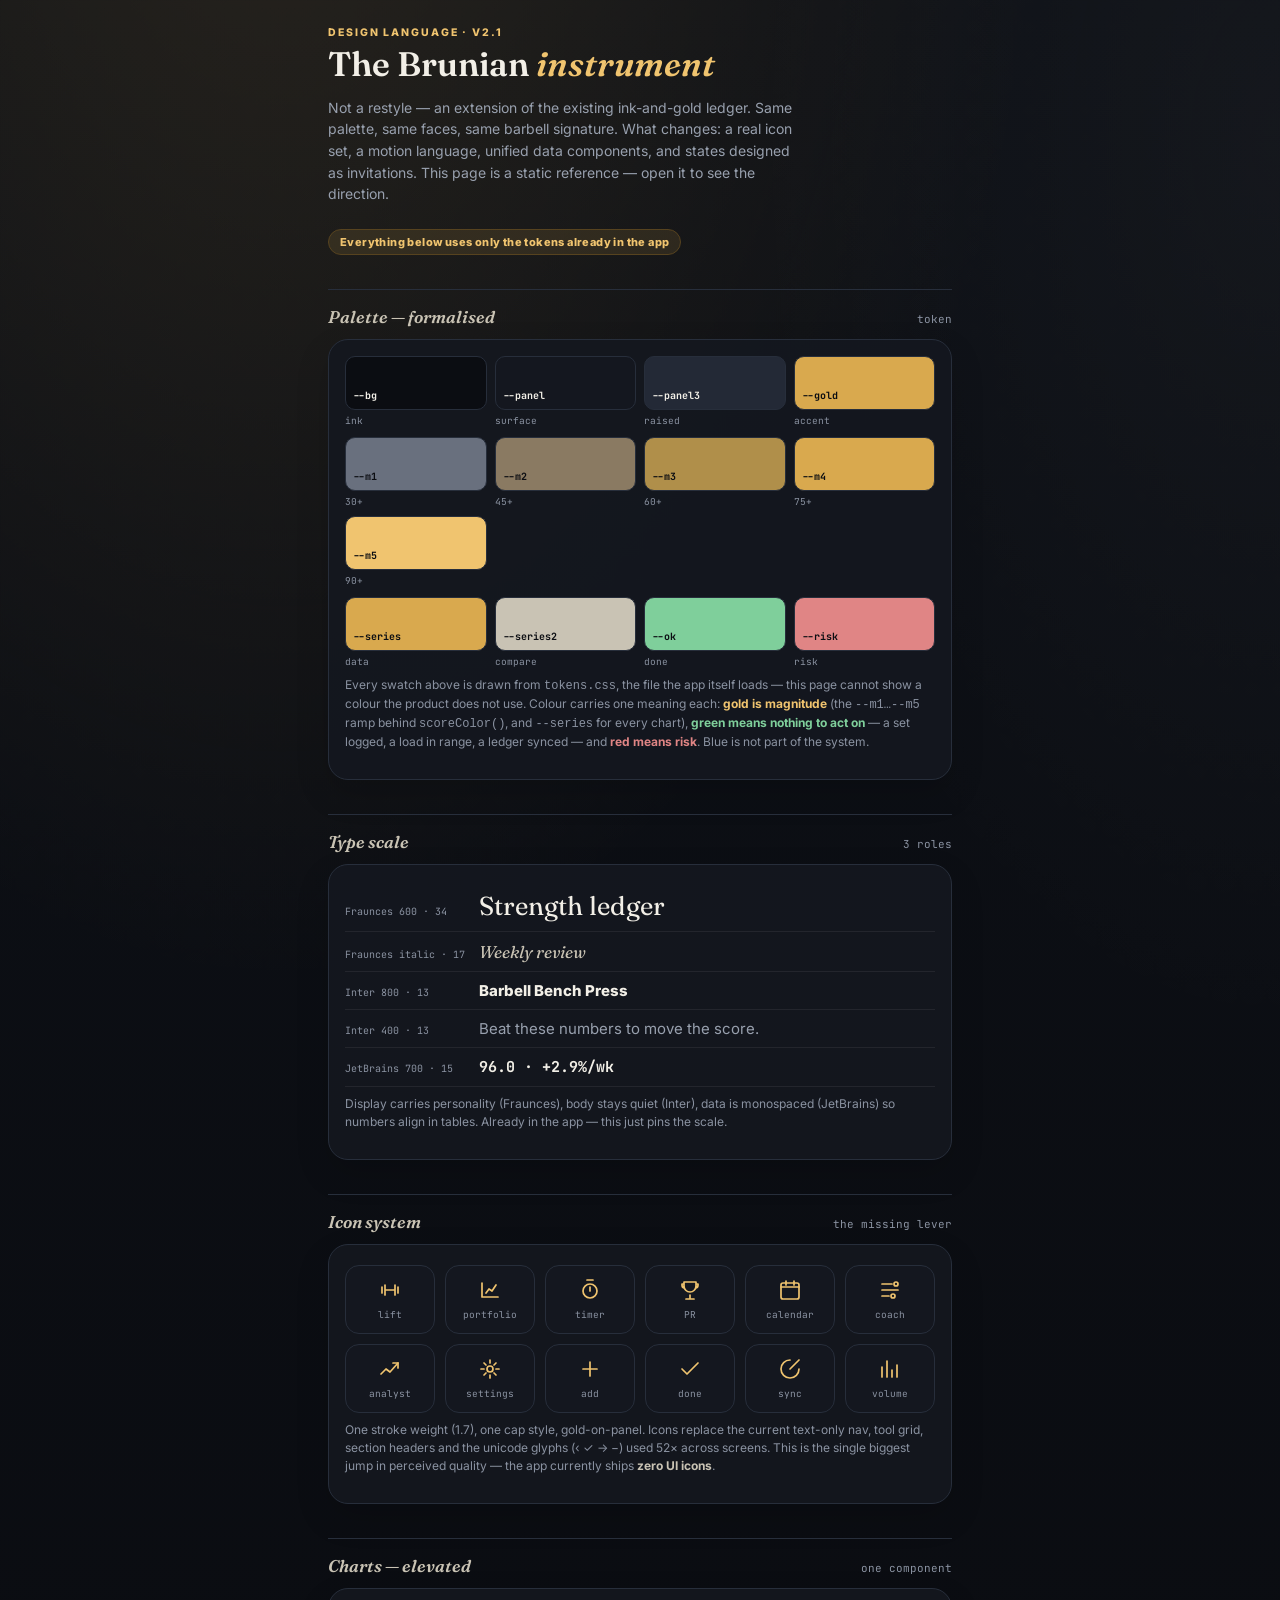
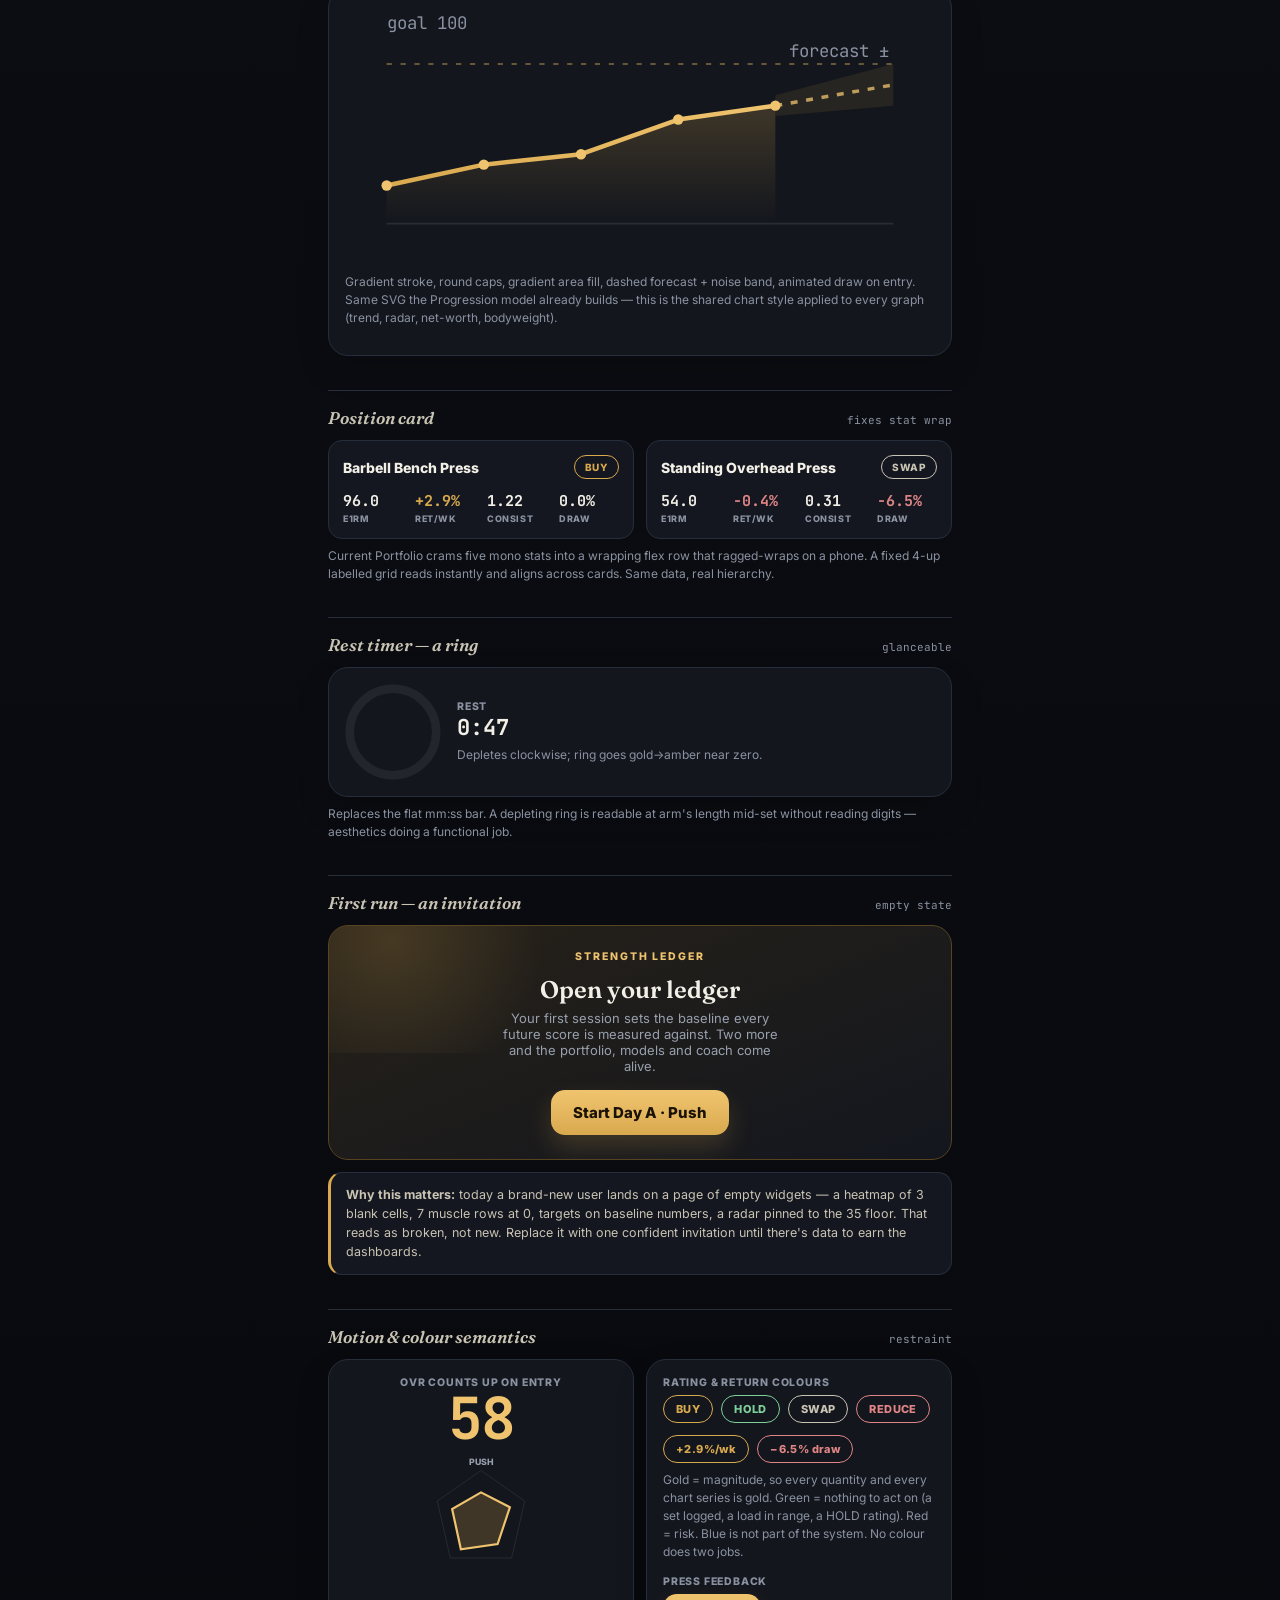
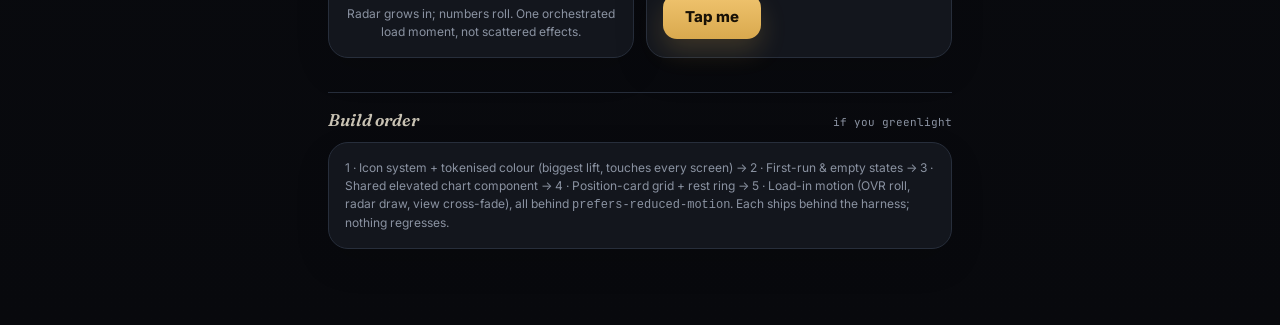
<file: design-language.html>
<!doctype html>
<html lang="en">
<head>
<meta charset="utf-8"/>
<meta name="viewport" content="width=device-width, initial-scale=1, viewport-fit=cover"/>
<title>Brunian Lifts — Design Language v2.1</title>
<link rel="preconnect" href="https://fonts.googleapis.com">
<link rel="preconnect" href="https://fonts.gstatic.com" crossorigin>
<link href="https://fonts.googleapis.com/css2?family=Fraunces:ital,opsz,wght@0,9..144,500;0,9..144,600;1,9..144,600&family=Inter:wght@400;600;800&family=JetBrains+Mono:wght@500;700&display=swap" rel="stylesheet">
<link rel="stylesheet" href="tokens.css">
<style>
/* Tokens come from tokens.css — the same file the app loads. This page can no
   longer describe a palette the app does not actually use. */
*{box-sizing:border-box}
html,body{margin:0;background:var(--bg);color:var(--ink);font-family:var(--body);font-size:15px;-webkit-font-smoothing:antialiased}
body{background:radial-gradient(ellipse 60% 34% at 22% -6%,rgba(var(--gold-rgb),.13),transparent),radial-gradient(ellipse 42% 26% at 100% 4%,rgba(var(--ink-rgb),.035),transparent),linear-gradient(180deg,var(--bg-top),var(--bg-bot))}
@media (prefers-reduced-motion:reduce){*{animation:none!important;transition:none!important}}
.wrap{max-width:660px;margin:0 auto;padding:26px 18px 80px}
.eyebrow{font-size:10.5px;letter-spacing:1.9px;text-transform:uppercase;color:var(--gold2);font-weight:800}
h1{font-family:var(--disp);font-weight:600;font-size:34px;line-height:1.05;margin:8px 0 4px}
h1 em{font-style:italic;color:var(--gold2)}
.lede{color:var(--muted);font-size:14px;line-height:1.55;max-width:52ch}
.tag{display:inline-block;margin-top:10px;border:1px solid var(--goldDim);color:var(--gold2);background:var(--goldGhost);border-radius:999px;padding:5px 11px;font-size:11px;font-weight:800;letter-spacing:.4px}
.sec{margin:34px 0 12px;display:flex;justify-content:space-between;align-items:baseline;gap:10px;border-top:1px solid var(--line);padding-top:16px}
.sec h2{margin:0;font-family:var(--disp);font-weight:600;font-style:italic;color:var(--ink2);font-size:17px}
.sec .n{font-family:var(--mono);color:var(--faint);font-size:11px}
.card{border:1px solid var(--line);border-radius:var(--r-lg);background:rgba(var(--panel-rgb),.92);padding:16px;box-shadow:0 14px 34px rgba(0,0,0,.14)}
.grid{display:grid;gap:12px}
.g2{grid-template-columns:1fr 1fr}
.note{color:var(--faint);font-size:12px;line-height:1.5;margin-top:8px}
.b4a{color:var(--faint);font-size:10.5px;text-transform:uppercase;letter-spacing:.8px;font-weight:800}

/* palette */
.sw{height:54px;border-radius:10px;border:1px solid var(--line);display:flex;align-items:flex-end;padding:7px;font-family:var(--mono);font-size:10px;color:var(--bg);font-weight:700}
.sw.d{color:var(--ink)}
.swrow{display:grid;grid-template-columns:repeat(4,1fr);gap:8px}
.swlab{font-size:9.5px;color:var(--faint);margin-top:4px;font-family:var(--mono)}

/* type scale */
.ts{display:flex;align-items:baseline;gap:14px;padding:9px 0;border-bottom:1px solid var(--soft)}
.ts:last-child{border-bottom:0}
.ts .m{font-family:var(--mono);color:var(--faint);font-size:10px;width:120px;flex:0 0 auto}

/* icon system — the biggest missing lever */
.icons{display:grid;grid-template-columns:repeat(6,1fr);gap:10px;margin-top:4px}
.ic{display:grid;place-items:center;gap:6px;padding:12px 6px;border:1px solid var(--line);border-radius:var(--r-md);background:var(--panel)}
.ic svg{width:24px;height:24px;stroke:var(--gold2);stroke-width:1.7;fill:none;stroke-linecap:round;stroke-linejoin:round}
.ic span{font-size:9.5px;color:var(--faint);font-family:var(--mono)}

/* elevated chart */
.chart{width:100%;height:auto;display:block}
.chart .area{fill:url(#ag)}
.chart .line{fill:none;stroke:url(#lg);stroke-width:2.6;stroke-linecap:round;stroke-linejoin:round;stroke-dasharray:1000;stroke-dashoffset:1000;animation:draw 1.4s var(--e) forwards}
.chart .fcast{fill:none;stroke:var(--gold2);stroke-width:2;stroke-dasharray:4 5;opacity:.75}
.chart .fband{fill:rgba(var(--gold-rgb),.10)}
.chart .goal{stroke:var(--gold2);stroke-dasharray:3 5;opacity:.5}
.chart .grid{stroke:var(--gridline)}
.chart .dot{fill:var(--gold2)}
.chart text{fill:var(--faint);font-family:var(--mono);font-size:10px}
@keyframes draw{to{stroke-dashoffset:0}}

/* unified position card (fixes the 5-stat wrap) */
.pos{border:1px solid var(--line);border-radius:var(--r-md);background:var(--panel);padding:14px}
.pos-h{display:flex;justify-content:space-between;align-items:center;gap:10px}
.pos-name{font-weight:800;font-size:14px}
.rating{border:1px solid currentColor;border-radius:999px;padding:5px 10px;font-size:10px;font-weight:800;letter-spacing:.5px}
.stats{display:grid;grid-template-columns:repeat(4,1fr);gap:2px 12px;margin-top:12px}
.stat .v{font-family:var(--mono);font-weight:700;font-size:15px}
.stat .k{font-size:9px;letter-spacing:.6px;text-transform:uppercase;color:var(--faint);font-weight:800;margin-top:2px}

/* rest ring */
.ringwrap{display:flex;align-items:center;gap:16px}
.ring{transform:rotate(-90deg)}
.ring .track{stroke:var(--soft);fill:none;stroke-width:9}
.ring .prog{stroke:var(--gold2);fill:none;stroke-width:9;stroke-linecap:round;stroke-dasharray:283;stroke-dashoffset:70;animation:ring 60s linear forwards}
@keyframes ring{to{stroke-dashoffset:283}}
.ring-t{font-family:var(--mono);font-weight:700;font-size:22px}

/* first-run hero — empty as invitation */
.firstrun{border:1px solid var(--goldDim);border-radius:var(--r-lg);background:linear-gradient(158deg,rgba(var(--gold-rgb),.14),rgba(var(--panel-rgb),.96));padding:24px 20px;text-align:center;position:relative;overflow:hidden}
.firstrun:before{content:"";position:absolute;inset:-40% 60% auto -20%;height:220px;background:radial-gradient(circle,rgba(var(--gold-rgb),.18),transparent 70%)}
.firstrun h3{font-family:var(--disp);font-weight:600;font-size:24px;margin:12px 0 6px;position:relative}
.firstrun p{color:var(--muted);font-size:13px;margin:0 auto;max-width:36ch;position:relative}
.cta{display:inline-block;margin-top:16px;border-radius:var(--r-md);padding:13px 22px;background:linear-gradient(180deg,var(--gold2),var(--gold));color:var(--gold-ink);font-weight:800;box-shadow:0 12px 26px rgba(var(--gold-rgb),.2);position:relative}

/* OVR count-up + radar draw */
.ovr{font-family:var(--mono);font-size:58px;font-weight:700;letter-spacing:-2px;line-height:1;color:var(--gold2)}
.radar polygon.cur{fill:rgba(var(--gold-rgb),.22);stroke:var(--gold2);stroke-width:2.5;transform-origin:center;transform:scale(.01);animation:grow 1s var(--e) .2s forwards}
@keyframes grow{to{transform:scale(1)}}
.radar text{fill:var(--muted);font-family:var(--body);font-weight:800;font-size:10px}

.chips{display:flex;flex-wrap:wrap;gap:8px;margin-top:6px}
.chip{border:1px solid currentColor;border-radius:999px;padding:6px 12px;font-size:11px;font-weight:800;letter-spacing:.4px}
.mono{font-family:var(--mono)} .up{color:var(--series)} .r{color:var(--risk)}
.press{transition:transform .12s var(--e)} .press:active{transform:scale(.96)}
.banner{border:1px solid var(--line);border-left:3px solid var(--gold);border-radius:var(--r-md);background:var(--panel);padding:13px 15px;font-size:12.5px;line-height:1.5;color:var(--ink2)}
</style>
</head>
<body>
<div class="wrap">

  <div class="eyebrow">Design language · v2.1</div>
  <h1>The Brunian <em>instrument</em></h1>
  <p class="lede">Not a restyle — an extension of the existing ink-and-gold ledger. Same palette, same faces, same barbell signature. What changes: a real icon set, a motion language, unified data components, and states designed as invitations. This page is a static reference — open it to see the direction.</p>
  <div class="tag">Everything below uses only the tokens already in the app</div>

  <div class="sec"><h2>Palette — formalised</h2><span class="n">token</span></div>
  <div class="card">
    <div class="swrow">
      <div><div class="sw d" style="background:var(--bg)">--bg</div><div class="swlab">ink</div></div>
      <div><div class="sw d" style="background:var(--panel)">--panel</div><div class="swlab">surface</div></div>
      <div><div class="sw d" style="background:var(--panel3)">--panel3</div><div class="swlab">raised</div></div>
      <div><div class="sw" style="background:var(--gold)">--gold</div><div class="swlab">accent</div></div>
    </div>
    <div class="swrow" style="margin-top:10px">
      <div><div class="sw" style="background:var(--m1)">--m1</div><div class="swlab">30+</div></div>
      <div><div class="sw" style="background:var(--m2)">--m2</div><div class="swlab">45+</div></div>
      <div><div class="sw" style="background:var(--m3)">--m3</div><div class="swlab">60+</div></div>
      <div><div class="sw" style="background:var(--m4)">--m4</div><div class="swlab">75+</div></div>
      <div><div class="sw" style="background:var(--m5)">--m5</div><div class="swlab">90+</div></div>
    </div>
    <div class="swrow" style="margin-top:10px">
      <div><div class="sw" style="background:var(--series)">--series</div><div class="swlab">data</div></div>
      <div><div class="sw" style="background:var(--series2)">--series2</div><div class="swlab">compare</div></div>
      <div><div class="sw" style="background:var(--ok)">--ok</div><div class="swlab">done</div></div>
      <div><div class="sw" style="background:var(--risk)">--risk</div><div class="swlab">risk</div></div>
    </div>
    <p class="note">Every swatch above is drawn from <code>tokens.css</code>, the file the app itself loads — this page cannot show a colour the product does not use. Colour carries one meaning each: <b style="color:var(--gold2)">gold is magnitude</b> (the <code>--m1…--m5</code> ramp behind <code>scoreColor()</code>, and <code>--series</code> for every chart), <b style="color:var(--ok)">green means nothing to act on</b> — a set logged, a load in range, a ledger synced — and <b style="color:var(--risk)">red means risk</b>. Blue is not part of the system.</p>
  </div>

  <div class="sec"><h2>Type scale</h2><span class="n">3 roles</span></div>
  <div class="card">
    <div class="ts"><span class="m">Fraunces 600 · 34</span><span style="font-family:var(--disp);font-size:26px">Strength ledger</span></div>
    <div class="ts"><span class="m">Fraunces italic · 17</span><span style="font-family:var(--disp);font-style:italic;font-size:17px;color:var(--ink2)">Weekly review</span></div>
    <div class="ts"><span class="m">Inter 800 · 13</span><span style="font-weight:800">Barbell Bench Press</span></div>
    <div class="ts"><span class="m">Inter 400 · 13</span><span style="color:var(--muted)">Beat these numbers to move the score.</span></div>
    <div class="ts"><span class="m">JetBrains 700 · 15</span><span class="mono" style="font-weight:700">96.0 · +2.9%/wk</span></div>
    <p class="note">Display carries personality (Fraunces), body stays quiet (Inter), data is monospaced (JetBrains) so numbers align in tables. Already in the app — this just pins the scale.</p>
  </div>

  <div class="sec"><h2>Icon system</h2><span class="n">the missing lever</span></div>
  <div class="card">
    <div class="icons">
      <div class="ic"><svg viewBox="0 0 24 24"><path d="M4 9v6M20 9v6M7 7v10M17 7v10M7 12h10"/></svg><span>lift</span></div>
      <div class="ic"><svg viewBox="0 0 24 24"><path d="M4 19V5M4 19h16M8 15l3-4 3 2 4-6"/></svg><span>portfolio</span></div>
      <div class="ic"><svg viewBox="0 0 24 24"><circle cx="12" cy="13" r="7"/><path d="M12 13V9M12 2h0M9 2h6"/></svg><span>timer</span></div>
      <div class="ic"><svg viewBox="0 0 24 24"><path d="M8 21h8M12 17v4M6 4h12v4a6 6 0 0 1-12 0zM6 6H4v1a3 3 0 0 0 2 3M18 6h2v1a3 3 0 0 1-2 3"/></svg><span>PR</span></div>
      <div class="ic"><svg viewBox="0 0 24 24"><rect x="3" y="5" width="18" height="16" rx="2"/><path d="M3 9h18M8 3v4M16 3v4"/></svg><span>calendar</span></div>
      <div class="ic"><svg viewBox="0 0 24 24"><path d="M4 6h10M4 12h16M4 18h7"/><circle cx="18" cy="6" r="2"/><circle cx="15" cy="18" r="2"/></svg><span>coach</span></div>
      <div class="ic"><svg viewBox="0 0 24 24"><path d="M3 17l5-5 4 3 8-9"/><path d="M15 6h5v5"/></svg><span>analyst</span></div>
      <div class="ic"><svg viewBox="0 0 24 24"><circle cx="12" cy="12" r="3"/><path d="M12 3v3M12 18v3M3 12h3M18 12h3M6 6l2 2M16 16l2 2M18 6l-2 2M8 16l-2 2"/></svg><span>settings</span></div>
      <div class="ic"><svg viewBox="0 0 24 24"><path d="M12 5v14M5 12h14"/></svg><span>add</span></div>
      <div class="ic"><svg viewBox="0 0 24 24"><path d="M4 12l5 5L20 6"/></svg><span>done</span></div>
      <div class="ic"><svg viewBox="0 0 24 24"><path d="M12 3a9 9 0 1 0 9 9M21 3l-9 9"/></svg><span>sync</span></div>
      <div class="ic"><svg viewBox="0 0 24 24"><path d="M4 20V10M9 20V4M14 20v-7M19 20V8"/></svg><span>volume</span></div>
    </div>
    <p class="note">One stroke weight (1.7), one cap style, gold-on-panel. Icons replace the current text-only nav, tool grid, section headers and the unicode glyphs (‹ ✓ → −) used 52× across screens. This is the single biggest jump in perceived quality — the app currently ships <b style="color:var(--ink2)">zero UI icons</b>.</p>
  </div>

  <div class="sec"><h2>Charts — elevated</h2><span class="n">one component</span></div>
  <div class="card">
    <svg class="chart" viewBox="0 0 340 150" aria-label="e1RM trend with forecast">
      <defs>
        <linearGradient id="lg" x1="0" y1="0" x2="1" y2="0"><stop offset="0" stop-color="var(--gold)"/><stop offset="1" stop-color="var(--gold2)"/></linearGradient>
        <linearGradient id="ag" x1="0" y1="0" x2="0" y2="1"><stop offset="0" stop-color="rgba(var(--gold-rgb),.22)"/><stop offset="1" stop-color="rgba(var(--gold-rgb),0)"/></linearGradient>
      </defs>
      <line class="grid" x1="24" y1="126" x2="316" y2="126"/>
      <line class="goal" x1="24" y1="34" x2="316" y2="34"/>
      <polygon class="area" points="24,126 24,104 80,92 136,86 192,66 248,58 248,126"/>
      <polygon class="fband" points="248,52 316,34 316,58 248,64"/>
      <polyline class="line" points="24,104 80,92 136,86 192,66 248,58"/>
      <polyline class="fcast" points="248,58 316,46"/>
      <circle class="dot" cx="24" cy="104" r="3"/><circle class="dot" cx="80" cy="92" r="3"/><circle class="dot" cx="136" cy="86" r="3"/><circle class="dot" cx="192" cy="66" r="3"/><circle class="dot" cx="248" cy="58" r="3"/>
      <text x="24" y="14">goal 100</text><text x="256" y="30">forecast ±</text>
    </svg>
    <p class="note">Gradient stroke, round caps, gradient area fill, dashed forecast + noise band, animated draw on entry. Same SVG the Progression model already builds — this is the shared chart style applied to every graph (trend, radar, net-worth, bodyweight).</p>
  </div>

  <div class="sec"><h2>Position card</h2><span class="n">fixes stat wrap</span></div>
  <div class="grid g2">
    <div class="pos press">
      <div class="pos-h"><div class="pos-name">Barbell Bench Press</div><div class="rating" style="color:var(--series)">BUY</div></div>
      <div class="stats">
        <div class="stat"><div class="v">96.0</div><div class="k">e1RM</div></div>
        <div class="stat"><div class="v up">+2.9%</div><div class="k">ret/wk</div></div>
        <div class="stat"><div class="v">1.22</div><div class="k">consist</div></div>
        <div class="stat"><div class="v">0.0%</div><div class="k">draw</div></div>
      </div>
    </div>
    <div class="pos press">
      <div class="pos-h"><div class="pos-name">Standing Overhead Press</div><div class="rating" style="color:var(--series2)">SWAP</div></div>
      <div class="stats">
        <div class="stat"><div class="v">54.0</div><div class="k">e1RM</div></div>
        <div class="stat"><div class="v r">−0.4%</div><div class="k">ret/wk</div></div>
        <div class="stat"><div class="v">0.31</div><div class="k">consist</div></div>
        <div class="stat"><div class="v r">−6.5%</div><div class="k">draw</div></div>
      </div>
    </div>
  </div>
  <p class="note">Current Portfolio crams five mono stats into a wrapping flex row that ragged-wraps on a phone. A fixed 4-up labelled grid reads instantly and aligns across cards. Same data, real hierarchy.</p>

  <div class="sec"><h2>Rest timer — a ring</h2><span class="n">glanceable</span></div>
  <div class="card ringwrap">
    <svg width="96" height="96" class="ring" viewBox="0 0 100 100"><circle class="track" cx="50" cy="50" r="45"/><circle class="prog" cx="50" cy="50" r="45"/></svg>
    <div><div class="b4a">Rest</div><div class="ring-t">0:47</div><div class="note" style="margin-top:4px">Depletes clockwise; ring goes gold→amber near zero.</div></div>
  </div>
  <p class="note">Replaces the flat mm:ss bar. A depleting ring is readable at arm's length mid-set without reading digits — aesthetics doing a functional job.</p>

  <div class="sec"><h2>First run — an invitation</h2><span class="n">empty state</span></div>
  <div class="firstrun">
    <div class="eyebrow" style="position:relative">Strength ledger</div>
    <h3>Open your ledger</h3>
    <p>Your first session sets the baseline every future score is measured against. Two more and the portfolio, models and coach come alive.</p>
    <span class="cta press">Start Day A · Push</span>
  </div>
  <p class="banner" style="margin-top:12px"><b>Why this matters:</b> today a brand-new user lands on a page of empty widgets — a heatmap of 3 blank cells, 7 muscle rows at 0, targets on baseline numbers, a radar pinned to the 35 floor. That reads as broken, not new. Replace it with one confident invitation until there's data to earn the dashboards.</p>

  <div class="sec"><h2>Motion &amp; colour semantics</h2><span class="n">restraint</span></div>
  <div class="grid g2">
    <div class="card" style="text-align:center">
      <div class="b4a">OVR counts up on entry</div>
      <div class="ovr" id="ovr">0</div>
      <svg class="radar" width="150" height="140" viewBox="0 0 170 160" style="margin-top:6px">
        <polygon points="85,20 135,55 120,120 50,120 35,55" fill="none" stroke="var(--gridline)"/>
        <polygon class="cur" points="85,45 118,62 104,104 62,110 52,64"/>
        <text x="85" y="14" text-anchor="middle">PUSH</text>
      </svg>
      <div class="note">Radar grows in; numbers roll. One orchestrated load moment, not scattered effects.</div>
    </div>
    <div class="card">
      <div class="b4a">Rating &amp; return colours</div>
      <div class="chips">
        <span class="chip" style="color:var(--series)">BUY</span>
        <span class="chip" style="color:var(--ok)">HOLD</span>
        <span class="chip" style="color:var(--series2)">SWAP</span>
        <span class="chip" style="color:var(--risk)">REDUCE</span>
      </div>
      <div class="chips" style="margin-top:12px">
        <span class="chip" style="color:var(--series);border-color:var(--series)">+2.9%/wk</span>
        <span class="chip r" style="border-color:var(--risk)">−6.5% draw</span>
      </div>
      <div class="note">Gold = magnitude, so every quantity and every chart series is gold. Green = nothing to act on (a set logged, a load in range, a HOLD rating). Red = risk. Blue is not part of the system. No colour does two jobs.</div>
      <div class="b4a" style="margin-top:14px">Press feedback</div>
      <div class="chips"><span class="cta press" style="margin:0">Tap me</span></div>
    </div>
  </div>

  <div class="sec"><h2>Build order</h2><span class="n">if you greenlight</span></div>
  <div class="card">
    <p class="note" style="margin:0">1 · Icon system + tokenised colour (biggest lift, touches every screen) → 2 · First-run &amp; empty states → 3 · Shared elevated chart component → 4 · Position-card grid + rest ring → 5 · Load-in motion (OVR roll, radar draw, view cross-fade), all behind <code>prefers-reduced-motion</code>. Each ships behind the harness; nothing regresses.</p>
  </div>

</div>
<script>
  // count-up demo (standalone reference only)
  (function(){
    if(matchMedia('(prefers-reduced-motion:reduce)').matches){document.getElementById('ovr').textContent='58';return;}
    const el=document.getElementById('ovr');let n=0;const t=setInterval(()=>{n+=2;if(n>=58){n=58;clearInterval(t)}el.textContent=n;},22);
  })();
</script>
</body>
</html>
</file>
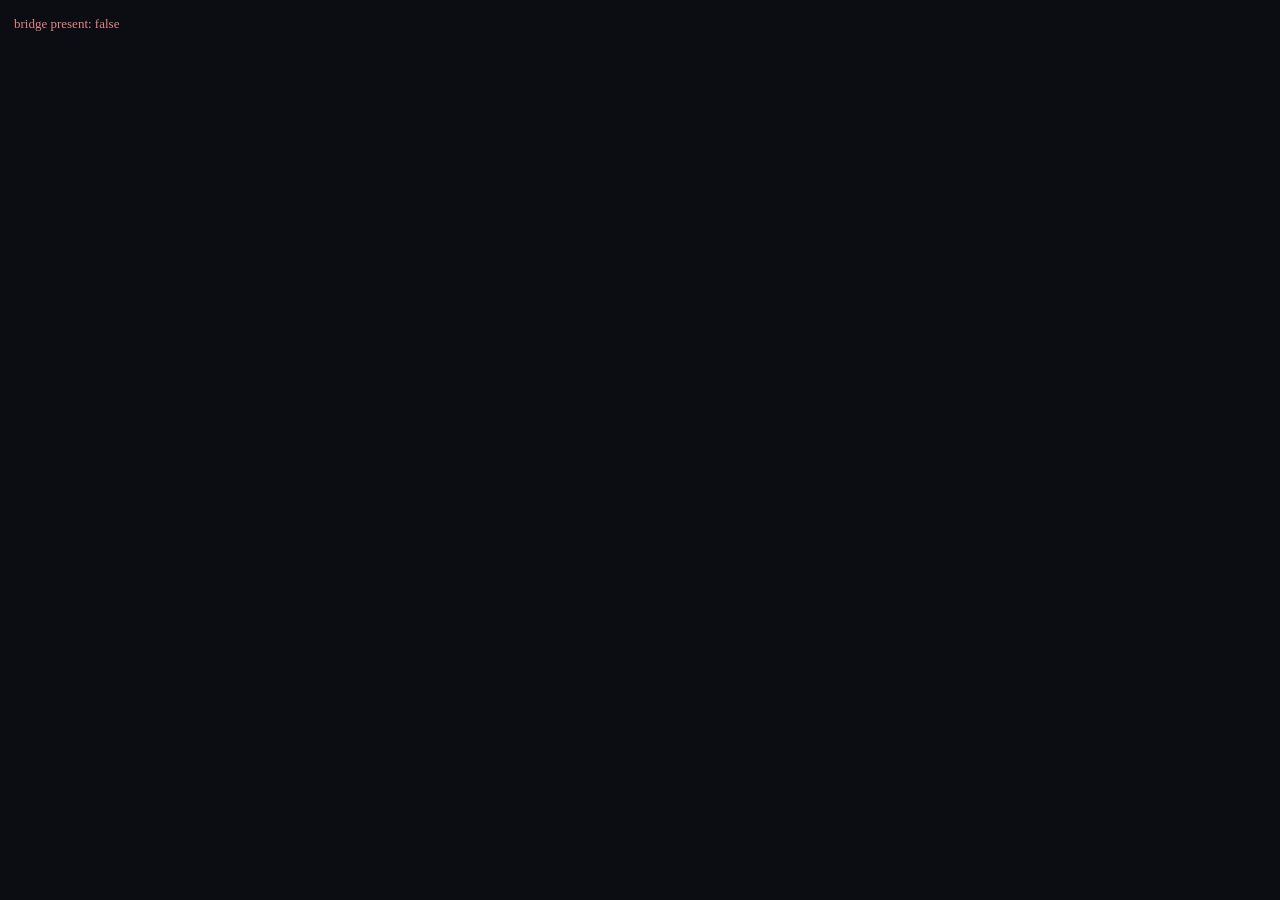
<file: ios/bcheck.html>
<!doctype html><meta charset="utf-8"><meta name="viewport" content="width=device-width,initial-scale=1">
<style>body{background:#0B0D12;color:#F2EFE7;font:13px ui-monospace;margin:0;padding:14px}
div{line-height:1.5}.ok{color:#7FCF9B}.bad{color:#E08585}</style><div id="log"></div>
<script>
const L=(m,c)=>{const d=document.createElement('div');if(c)d.className=c;d.textContent=m;document.getElementById('log').appendChild(d)};
const bridge = window.webkit?.messageHandlers?.backup || null;
L('bridge present: '+!!bridge, bridge?'ok':'bad');
(async()=>{
  if(!bridge) return;
  try{ const r = await bridge.postMessage({op:'status'});
       L('status -> available='+r.available+' configured='+r.configured+' folder="'+r.folder+'"','ok'); }
  catch(e){ L('status THREW: '+e.message,'bad'); }
  // No folder chosen yet, so this must FAIL and say why — a silent success here
  // would be the exact bug the design is meant to prevent.
  try{ const r = await bridge.postMessage({op:'write', json:'{"sessions":[]}'});
       L('write with no folder WRONGLY SUCCEEDED: '+JSON.stringify(r),'bad'); }
  catch(e){ L('write with no folder correctly refused: "'+e.message+'"','ok'); }
  try{ await bridge.postMessage({op:'read'});
       L('read with no folder WRONGLY SUCCEEDED','bad'); }
  catch(e){ L('read with no folder correctly refused: "'+e.message+'"','ok'); }
  try{ await bridge.postMessage({op:'nonsense'});
       L('unknown op WRONGLY SUCCEEDED','bad'); }
  catch(e){ L('unknown op refused: "'+e.message+'"','ok'); }
})();
</script>
</file>
<file: tokens.css>
/* ============================================================================
   BRUNIAN LIFTS — design tokens. THE single source of truth.
   Linked by index.html (the app) and design-language.html (the spec page), so
   the two can no longer drift apart. Nothing else in the codebase may declare
   a raw colour: if a value is needed twice, it belongs here.

   Data-colour rule, applied everywhere:
     GOLD  = magnitude. Brighter gold means a bigger number. The only chroma
             a chart or a score is allowed to use.
     GREEN = nothing to act on. A set logged, a load in range, a synced ledger.
             Never used to encode a quantity.
     RED   = risk. Regression, injury-risk load, destructive controls.
   Anything else — blue especially — is not part of this system.
   ========================================================================== */
:root{
  /* ---- ink ladder: surfaces from deepest background to raised panel ---- */
  --bg:#0B0D12;
  --bg-top:#0D1016;                 /* body gradient, top */
  --bg-bot:#08090D;                 /* body gradient, bottom */
  --bg2:#0F1218;
  --panel:#14171F;
  --panel2:#1B1F29;
  --panel3:#232936;
  --line:#272E3B;
  --line2:#323A4A;
  --soft:rgba(242,239,231,.07);
  --gridline:rgba(242,239,231,.10);
  --gridline2:rgba(242,239,231,.05);

  /* ---- type colours: high contrast down to quiet ---- */
  --ink:#F2EFE7;
  --ink2:#C9C3B4;
  --muted:#98A0AE;
  --faint:#8A92A1;                  /* was #69707E: 3.6:1 on --panel, unreadable */

  /* ---- gold: the accent, and the only data chroma ---- */
  --gold:#D9A94E;
  --gold2:#F0C46F;                  /* brightest — peaks and highlights */
  --goldDim:#57431F;                /* borders on gold-ghost surfaces */
  --goldGhost:rgba(217,169,78,.12);
  --gold-ink:#1A1206;               /* type on a solid gold fill */

  /* ---- semantics: green and red mean one thing each ---- */
  --ok:#7FCF9B;                     /* nothing to act on: logged, in range, synced */
  --okDim:rgba(127,207,155,.14);
  --risk:#E08585;                   /* regression, over-reach, destructive control */
  --riskDim:rgba(224,133,133,.12);
  --risk-ink:#2A0E0E;               /* type on a solid red fill */

  /* ---- composable triplets: every translucent scrim, glow and tint is built
         from these, so an alpha variant can never drift from its base colour.
         Use as rgba(var(--gold-rgb),.22). ---- */
  --bg-top-rgb:13,16,22;
  --bg-bot-rgb:8,9,13;
  --bg2-rgb:15,18,24;
  --panel2-rgb:27,31,41;
  --panel3-rgb:35,41,54;
  --gold-rgb:217,169,78;
  --gold2-rgb:240,196,111;
  --goldDim-rgb:87,67,31;
  --ink-rgb:242,239,231;
  --bg-rgb:11,13,18;
  --panel-rgb:20,23,31;
  --ok-rgb:127,207,155;
  --risk-rgb:224,133,133;

  /* ---- desktop-only surfaces: the sidebar and the wide hero have their own
         gradients. Named here so the desktop layout cannot drift away from the
         ramp the phone layout uses. ---- */
  --sidebar-top:rgba(16,19,25,.98);
  --sidebar-bot:rgba(9,11,15,.99);
  --hero-desk-top:rgba(38,45,59,.62);
  --hero-desk-bot:rgba(17,20,27,.97);
  --scrim:rgba(5,7,10,.72);        /* modal overlay */

  /* ---- steel: the loading-barbell signature, the one non-gold material ---- */
  --steel:#8B94A5;
  --steel2:#525A69;

  /* ---- magnitude ramp: score → colour. Monotonic gold, red as the floor.
         Read top to bottom as strength descending. ---- */
  --m5:#F0C46F;                     /* 90+  goal range */
  --m4:#D9A94E;                     /* 75+  advanced */
  --m3:#B08F4A;                     /* 60+  intermediate */
  --m2:#8A7A62;                     /* 45+  developing */
  --m1:#69707E;                     /* 30+  beginner */
  --m0:#E08585;                     /* <30  foundation needed — deliberate break */

  /* ---- data series: gold leads, ink follows, nothing else ---- */
  --series:#D9A94E;                 /* primary series */
  --series2:#C9C3B4;                /* comparison series (best, fitted trend) */
  --seriesGhost:rgba(217,169,78,.10);

  /* ---- media: exercise demos arrive as white-background GIFs ---- */
  --media-bg:#0F1218;               /* demos are inverted and screen-blended
                                       onto this, so the white plate they ship
                                       with never appears */

  /* ---- type ---- */
  --disp:"Fraunces",Georgia,serif;
  --body:"Inter",ui-sans-serif,system-ui,-apple-system,sans-serif;
  --mono:"JetBrains Mono",ui-monospace,SFMono-Regular,Menlo,monospace;

  /* ---- geometry & motion ---- */
  --r-lg:20px;
  --r-md:14px;
  --r-sm:10px;
  --e:cubic-bezier(.2,.7,.2,1);
  --navh:62px;
  --shadow:rgba(0,0,0,.5);
}
</file>
